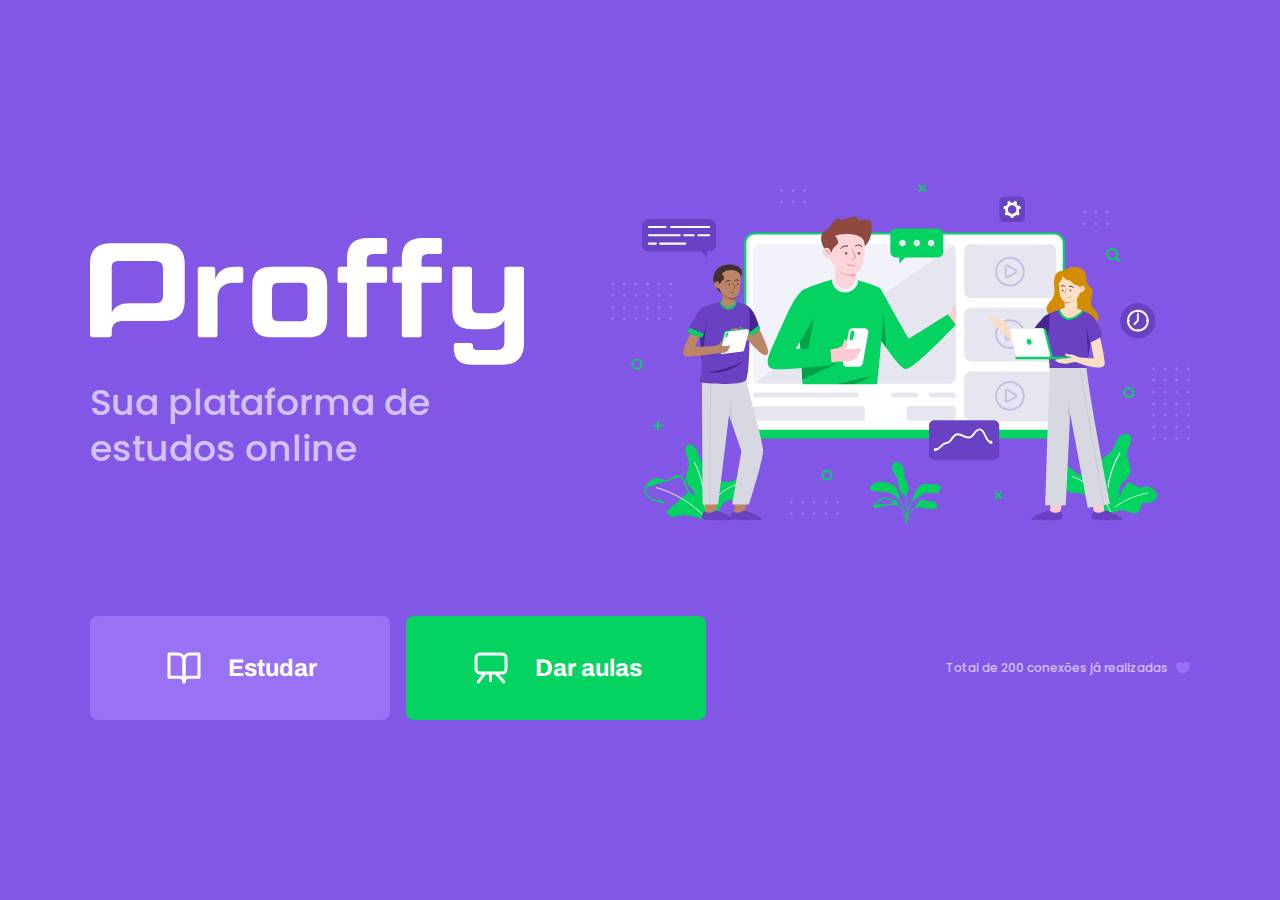
<file: index.html>
<!DOCTYPE html>
<html lang="pt_br">
<head>
    <meta charset="UTF-8">
    <meta name="viewport" content="width=device-width, initial-scale=1.0">
    <title>Proffy | Sua plataforma de estudos online!</title>

    <link rel="stylesheet" href="/styles/main.css">
    <link rel="stylesheet" href="/styles/partials/page-landing.css">

    <link href="https://fonts.googleapis.com/css2?family=Archivo:wght@400;700&amp;family=Poppins:wght@400;600&amp;display=swap" rel="stylesheet">
</head>
<body id="page-landing">

    <div id="container">
        <div class="logo-container">
            <img src="/images/logo.svg" alt="Proffy">
            <h2>Sua plataforma de estudos online</h2>
        </div>

        <img class="hero-image" src="/images/landing.svg" alt="Plataforma de Estudos">

        <div class="buttons-container">
            <a class="study" href="/study.html">
                <img src="/images/icons/study.svg" alt="Estudar">
                Estudar
            </a>
            <a class="give-classes" href="/give-classes.html">
                <img src="/images/icons/give-classes.svg" alt="Dar aulas">
                Dar aulas
            </a>
        </div>

        <p class="total-connections">
            Total de 200 conexões já realizadas
            <img src="/images/icons/purple-heart.svg" alt="Coracao Roxo">
        </p>

    </div>

</body>
</html>
</file>
<file: styles/main.css>
/* CSS - Cascading Style Sheets */

:root {
    --color-background: #F0F0F7;
    --color-primary-lighter: #9871F5;
    --color-primary-light: #916BEA;
    --color-primary: #8257E5;
    --color-primary-dark: #774DD6;
    --color-primary-darker: #6842c2;
    --color-secondary: #04D361;
    --color-secondary-dark: #04BF58;
    --color-title-in-primary: #FFFFFF;
    --color-text-in-primary: #D4C2FF;
    --color-text-title: #32264D;
    --color-text-complement: #9C98A6;
    --color-text-base: #6A6180;
    --color-line-in-white: #E6E6F0;
    --color-input-background: #F8F8FC;
    --color-button-text: #FFFFFF;
    --color-box-base: #FFFFFF;
    --color-box-footer: #FAFAFC;
    --color-small-info: #C1BCCC;
    font-size: 60%; /* controle das medidas rem */
}

body {
    background: var(--color-background);
    display: flex;
    align-items: center;
    justify-content: center;
}

* {
    margin: 0;
    padding: 0;
    box-sizing: border-box;
}

html, 
body {
    height: 100vh;
}

body,
input,
button,
textarea {
    font-weight: 500;
    font-family: Poppins;
    font-size: 1.6rem;
    color: var(--color-text-base)
}

#container {
    width: 90vw;
    max-width: 700px;
}

@media (min-width: 700px){
    :root{
        font-size: 62.5%;
    }
}
</file>
<file: styles/partials/page-landing.css>
#page-landing{
    background: var(--color-primary);
}

#page-landing #container{
    color: var(--color-text-in-primary);
}

.logo-container img {
    height: 15rem;
}

.logo-container{
    text-align: center;
    margin-bottom: 3.2rem;
}

.logo-container h2{
    font-weight: 500;
    font-size: 3.6rem;
    line-height: 4.6rem;
    margin-top: 0.8rem;
}

.hero-image{
    width: 100%;
}

.buttons-container {
    display: flex;
    justify-content: center;
    margin: 3.2rem 0;
}

.buttons-container a {
    width: 30rem;
    height: 10.4rem;
    
    border-radius: 0.8rem;
    margin-right: 1.6rem;
    
    font: 700 2.4rem Archivo;

    display: flex;
    align-items: center;
    justify-content: center;

    text-decoration: none;

    transition: background 0.2s;

    color: var(--color-button-text)
}

.buttons-container a img{
    width: 4rem;
    margin-right: 2.4rem;
}

.buttons-container  a.study{
    background:  var(--color-primary-lighter);
}

.buttons-container a.study:hover{
    background: var(--color-primary-light);      
}

.buttons-container a.give-classes {
    background:  var(--color-secondary);
    margin-right: 0;
}

.buttons-container a.give-classes:hover{
    background: var(--color-secondary-dark);
}

.total-connections {
    font-size: 1.8rem;

    display: flex;
    align-items: center;
    justify-content: center;
}

.total-connections img{
    margin-left: 0.8rem;
}

@media (max-width: 699px){
    :root{
        font-size: 40%;
    }
}

@media (min-width: 1100px){ 
    #page-landing #container{
        max-width: 1100px;
        display: grid;
        grid-template-columns: 2fr 1fr 2fr;
        grid-template-rows: 350px 1fr;
        grid-template-areas: 
        "proffy image image"
        "button button texting";
        column-gap: 87px;
        row-gap: 86px;
    }

    .logo-container{
        grid-area: proffy;
        text-align: initial;
        align-self: center;
        margin: 0;
    }

    .logo-container img{
        height: 100%;
        height: 127px;
    }
    
    .hero-image{
        grid-area: image;
        height: 350px;
    }
    
    .buttons-container{
        grid-area: button;
        justify-content: flex-start;
        margin: 0;
    }

    .total-connections{
        grid-area: texting;
        justify-self: end;
        font-size: 1.2rem;
    }
}
</file>
